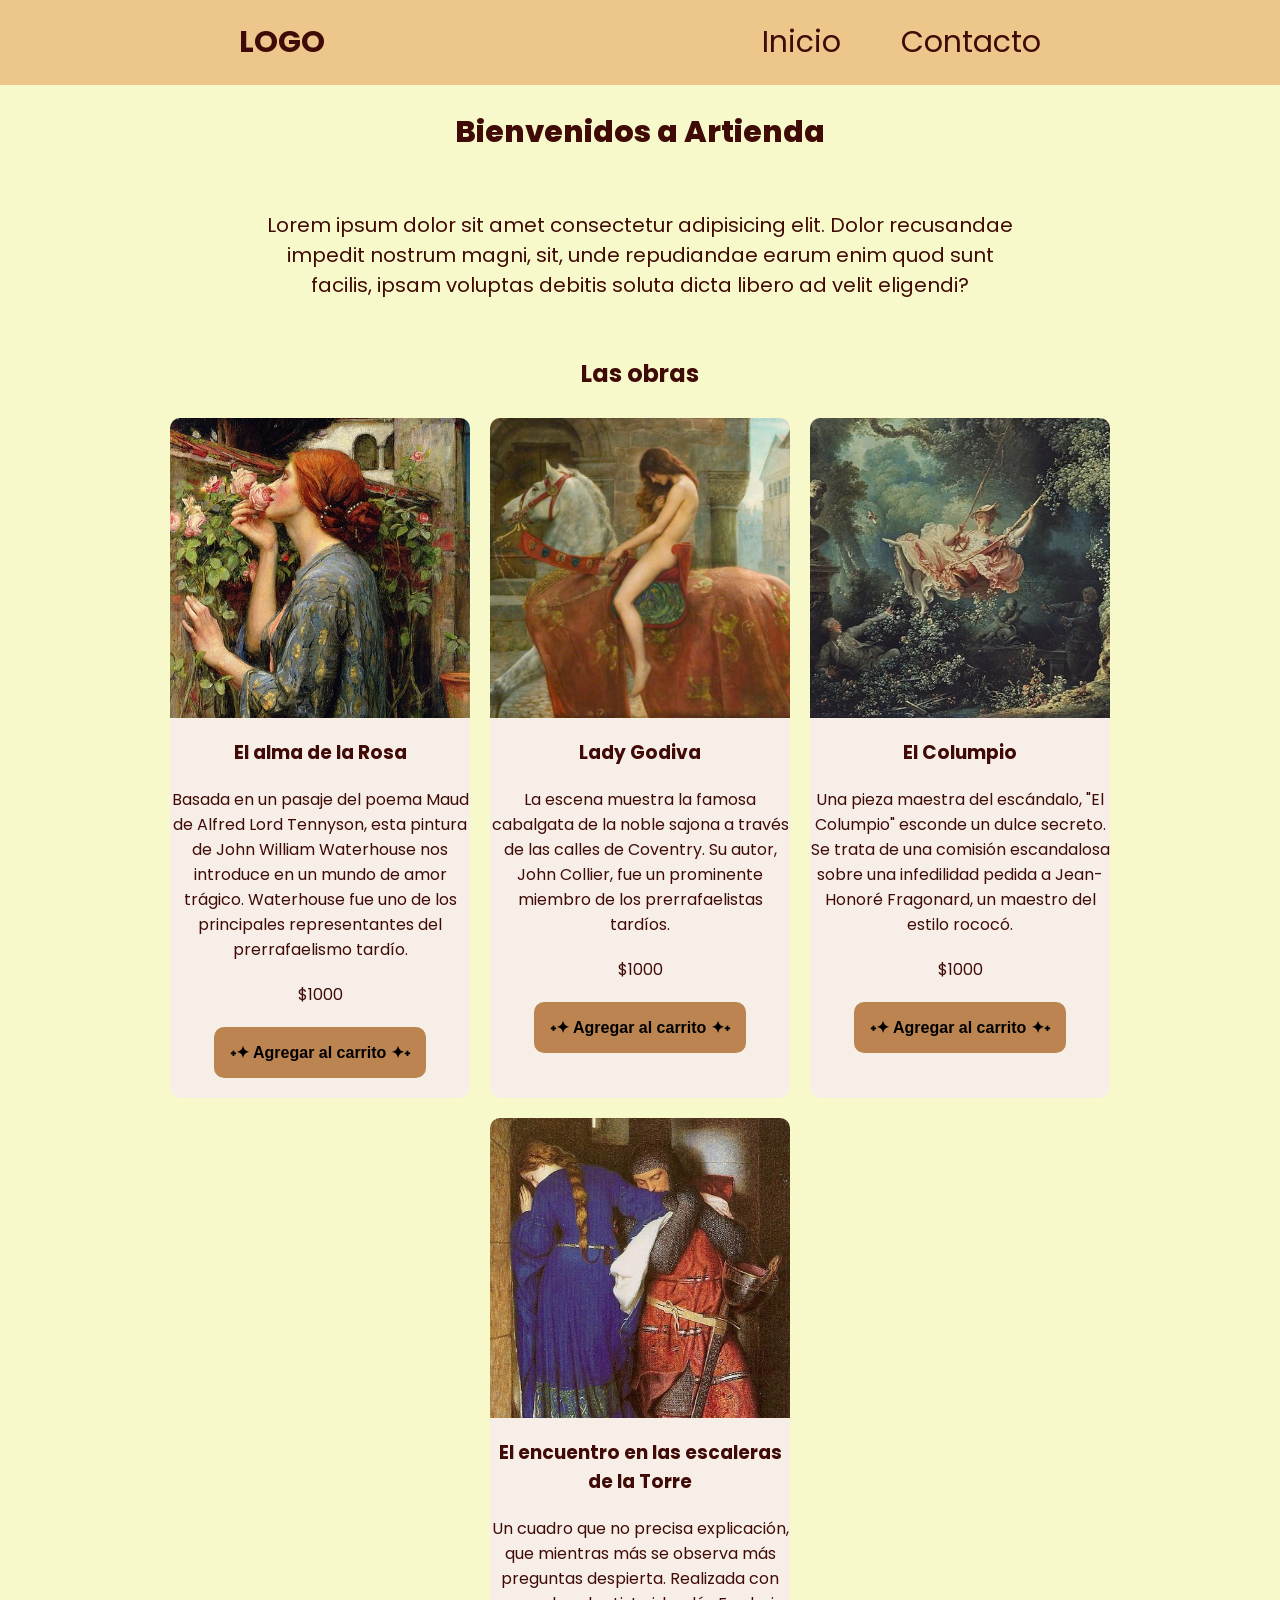
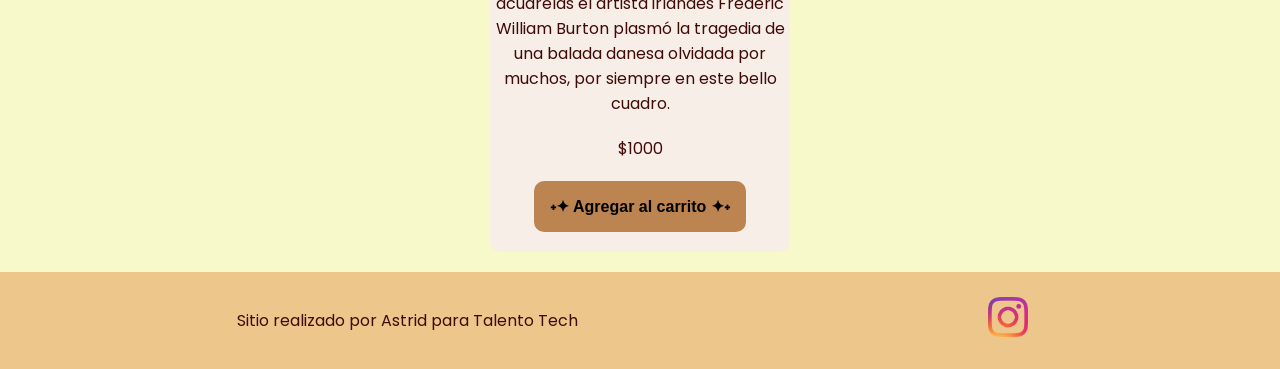
<file: index.html>
<!DOCTYPE html>
<html lang="en">
<head>
    <meta charset="UTF-8">
    <meta name="viewport" content="width=device-width, initial-scale=1.0">
<link 
    href="https://fonts.googleapis.com/css2?family=Poppins:ital,wght@0,100;0,200;0,300;0,400;0,500;0,600;0,700;0,800;0,900;1,100;1,200;1,300;1,400;1,500;1,600;1,700;1,800;1,900&display=swap" rel="stylesheet"/>


    <link rel="stylesheet" href="./css/styles.css" />
    <title> Inicio - Artienda</title>
</head>
<body>
    <header>
        <div class="div-logo"><a class="logo" href="./index.html">LOGO</a></div>
        <nav class="header-nav">
            <ul>
                <li><a href="./index.html">Inicio</a></li>
                <li><a href="./pages/contacto.html">Contacto</a></li>
            </ul>
        </nav>
    </header>
    <main>
        <section class="inicio">
            <h1>Bienvenidos a Artienda</h1>
            <p class="parrafo">Lorem ipsum dolor sit amet consectetur adipisicing elit. Dolor recusandae impedit nostrum magni, sit, unde repudiandae earum enim quod sunt facilis, ipsam voluptas debitis soluta dicta libero ad velit eligendi?
            </p>
        </section>

        <section>
            <h2 class="titulo-productos text-secondary">Las obras</h2>
            <div class="contenedor-tarjetas">
                <article class="tarjeta text-dark">
                    <img src="./img/elalmadelarosa.jpg" alt="reproducción del cuadro el alma de la rosa por John William Waterhouse" />
                    <h3>El alma de la Rosa</h3>
                    <p class="centrado">Basada en un pasaje del poema Maud de Alfred Lord Tennyson, esta pintura de John William Waterhouse nos introduce en un mundo de amor trágico. Waterhouse fue uno de los principales representantes del prerrafaelismo tardío.</p>
                    <p>$1000</p>
                    <button class="btn bg-secondary text-dark">
                        ˖✦ Agregar al carrito ✦˖
                    </button>  
                </article>

                <article class="tarjeta text-dark">
                    <img src="./img/ladygodiva.jpg" alt="reproducción del cuadro lady godiva por John Collier" />
                    <h3>Lady Godiva</h3>
                    <p class="centrado">La escena muestra la famosa cabalgata de la noble sajona a través de las calles de Coventry. Su autor, John Collier, fue un prominente miembro de los prerrafaelistas tardíos.</p>
                    <p>$1000</p>
                    <button class="btn bg-secondary text-dark">
                        ˖✦ Agregar al carrito ✦˖
                    </button>  
                </article>

                <article class="tarjeta text-dark">
                    <img src="./img/elcolumpio.jpg" alt="reproducción del cuadro el columpio por Jean-Honore Fragonard" />
                    <h3>El Columpio</h3>
                    <p class="centrado">Una pieza maestra del escándalo, "El Columpio" esconde un dulce secreto. Se trata de una comisión escandalosa sobre una infedilidad pedida a Jean-Honoré Fragonard, un maestro del estilo rococó.</p>
                    <p>$1000</p>
                    <button class="btn bg-secondary text-dark">
                       ˖✦ Agregar al carrito ✦˖
                    </button>  
                </article>

                <article class="tarjeta text-dark">
                    <img src="./img/elencuentroenlasescalerasdelatorre.jpg" alt="reproducción del cuadro el encuentro en las escaleras de la torre por Frederic William Burton" />
                    <h3 class="centrado">El encuentro en las escaleras de la Torre</h3>
                    <p class="centrado">Un cuadro que no precisa explicación, que mientras más se observa más preguntas despierta. Realizada con acuarelas el artista irlandés Frederic William Burton plasmó la tragedia de una balada danesa olvidada por muchos, por siempre en este bello cuadro.</p>
                    <p>$1000</p>
                    <button class="btn bg-secondary text-dark">
                       ˖✦ Agregar al carrito ✦˖
                    </button>  
                </article>


            </div>
        </section>
    </main>
    <footer>
        <p>Sitio realizado por Astrid para Talento Tech</p>
        <nav>
            <ul class="footer-list">
                <li><img src="./img/instagram.png" alt="logo instagram"/></li></ul>
        </nav>
    </footer>
</body>
</html>
</file>
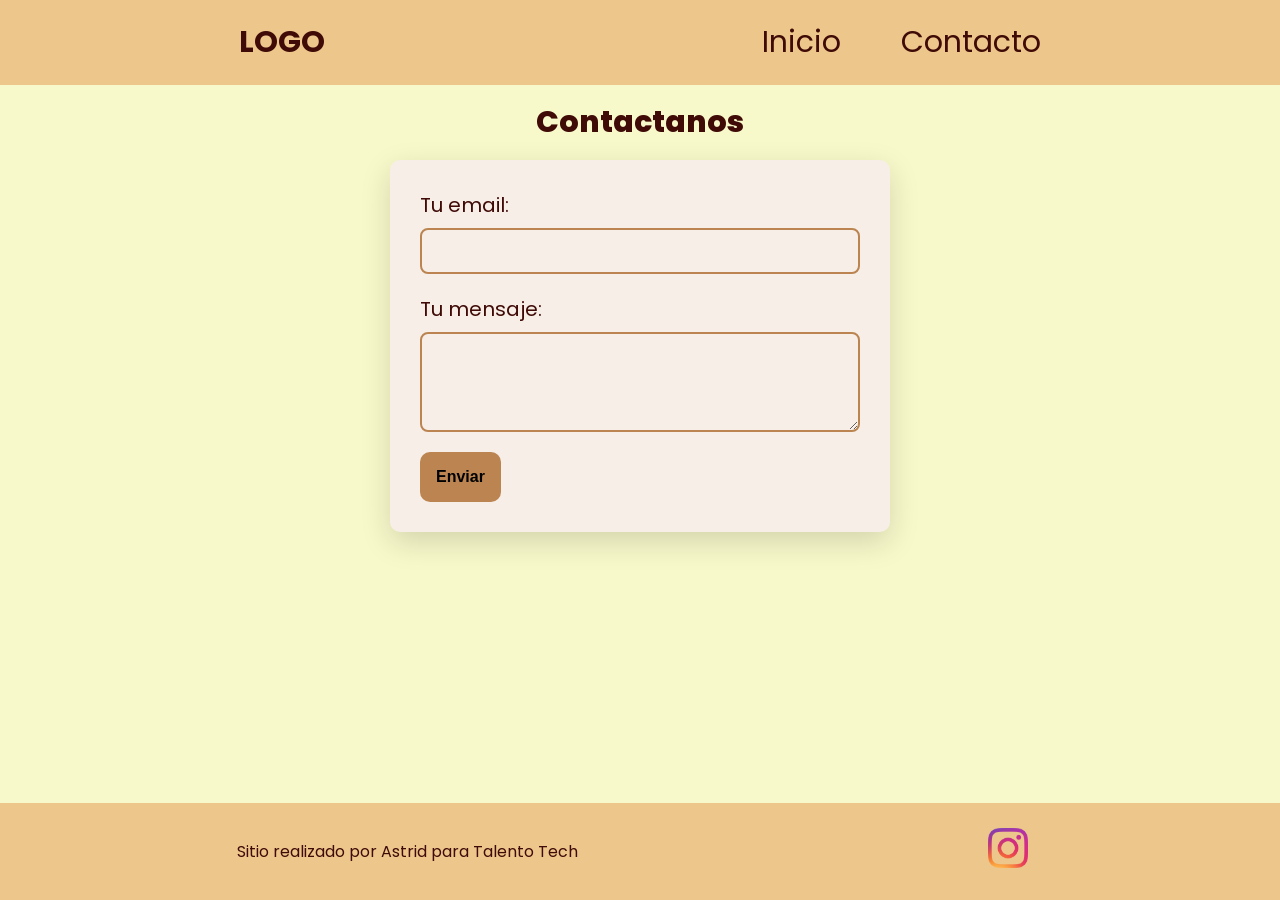
<file: pages/contacto.html>
<!DOCTYPE html>
<html lang="en">
<head>
    <meta charset="UTF-8">
    <meta name="viewport" content="width=device-width, initial-scale=1.0">
    <link 
    href="https://fonts.googleapis.com/css2?family=Poppins:ital,wght@0,100;0,200;0,300;0,400;0,500;0,600;0,700;0,800;0,900;1,100;1,200;1,300;1,400;1,500;1,600;1,700;1,800;1,900&display=swap" rel="stylesheet"/>


    <link rel="stylesheet" href="../css/styles.css" />
    <title>Contacto - Artienda</title>
</head>
<body>
    <header>
        <div class="div-logo"><a class="logo" href="../index.html">LOGO</a></div>
        <nav class="header-nav">
            <ul>
                <li><a href="../index.html">Inicio</a></li>
                <li><a href="./contacto.html">Contacto</a></li>
            </ul>
        </nav>
    </header>
    <main>
        <section class="contacto">
            <h1 class="titulo-contacto text-secondary">Contactanos</h1>
            <form class="form-contacto" action="" method="POST">
                <div class="grupo-input">
                    <label for="email"> Tu email: </label>
                    <input id="email" type="email" name="email"/>
                </div>
                <div class="grupo-input">
                    <label for="mensaje"> Tu mensaje: </label>
                    <textarea id="mensaje" name="mensaje" ></textarea>
                </div>
                <button class="btn bg-secondary text-dark" type="submit">Enviar</button>
            </form>
        </section>
    </main>
    <footer>
        <p>Sitio realizado por Astrid para Talento Tech</p>
        <nav>
            <ul class="footer-list">
                <li><img src="../img/instagram.png" alt="logo instagram"/></li></ul>
        </nav>
    </footer>
</body>
</html>
</file>
<file: css/styles.css>
*{
    margin: 0;
    padding: 0;
    box-sizing: border-box;
}

html{
    font-size: 62.5%;
}

body{
    font-family: "Poppins", sans-serif;
    font-size: 1.6rem;
    background: #f8f9ca;
    color: #400b07;

    display: flex;
    flex-direction: column;
    min-height: 100vh;
}
main{
    width: 80%;
    margin: auto;
    padding-bottom: 2rem;

    flex: 1;
    display: flex;
    flex-direction: column;
    align-items: center;
}

h1{
    font-size: 3rem;
    font-weight: 800;
    line-height: 1.15;
    margin: 3rem 0;
}
h2{
    color: #f8f9ca;
    font-size: 2.4rem;
    font-weight: 700;
    line-height: 1.2;
    text-align: center;
    margin: 3rem 0;
}
.centrado{
    text-align: center;
}

.btn{
    border: none;
    font-size: 1.6rem;
    font-weight: bold;
    padding: 1.6rem;
    border-radius: 1rem;
}

header, footer{
    background: #ecc68b;
    color: #400b07;
    width: 100%;

    display: flex;
    justify-content: space-around;
    align-items: center;
}

footer{
    padding: 1rem 4rem;
}

.div-logo{
    margin-left: 2rem;
    font-weight: bold;
}

.logo, .header-nav a{
    text-decoration: none;
    font-size: 3rem;
    color: inherit;
    display: inline-block;
    padding: 2rem;
}

.header-nav{
    margin-right: 2rem;
}

.header-nav ul, footer .footer-list{
    list-style: none;
    display: flex;
    gap: 2rem;
}

.footer-list li{
    padding: 1rem;
}

.footer-list img{
    width: 5rem;
    padding: 0.5rem;
}




.bg-primary {
    background-color: #f8f9ca;
}
.bg-secondary {
    background-color: #bb8450;
}

.text-light {
    color: #ffebda;
}
.text-secondary{
    color: #400b07;
}

.inicio{
    display: flex;
    justify-content: center;
    align-items: center;
    flex-wrap: wrap;
}

.inicio h1{
    width: 100%;
    text-align: center;
}

.parrafo{
    width: 80%;
    text-align: center;
    font-size: 2rem;
    padding: 3rem;
}

.contenedor-tarjetas{
    display: flex;
    justify-content: center;
    gap: 2rem;
    flex-wrap: wrap;
}
.tarjeta{
    background-color: #f6eee7;
    width: 30rem;
    border-radius: 1rem;
    overflow: hidden;
    display: flex;
    flex-direction: column;
    align-items: center;
    gap: 2rem;
    padding-bottom: 2rem;
}

.tarjeta img{
    width: 100%;
    height: 30rem;
    object-fit: cover;
}

.contacto {
    width: 100%;
    display: flex;
    flex-direction: column;
    align-items: center;
}
.titulo-contacto {
    margin: 2rem 0;
}
.form-contacto {
    background-color: #f6eee7;
    color: #400b07;

    width: 100%;
    max-width: 50rem;

    font-size: 2rem;
    padding: 3rem;
    border-radius: 1rem;

    box-shadow: 0 10px 30px rgba(0, 0, 0, 0.15);
}

.grupo-input{
    display: flex;
    flex-direction: column;
    gap: 0.8rem;
    margin-bottom: 2rem;
}

.grupo-input input,
.grupo-input textarea {
    width: 100%;
    padding: 1.2rem;
    font-size: 1.6rem;

    color: #400b07;
    background-color: #f6eee7;

    border: 2px solid #bb8450;
    border-radius: 0.8rem;
    outline: none;
}

.grupo-input textarea{
    min-height: 10rem;
    resize: vertical;
}
</file>
